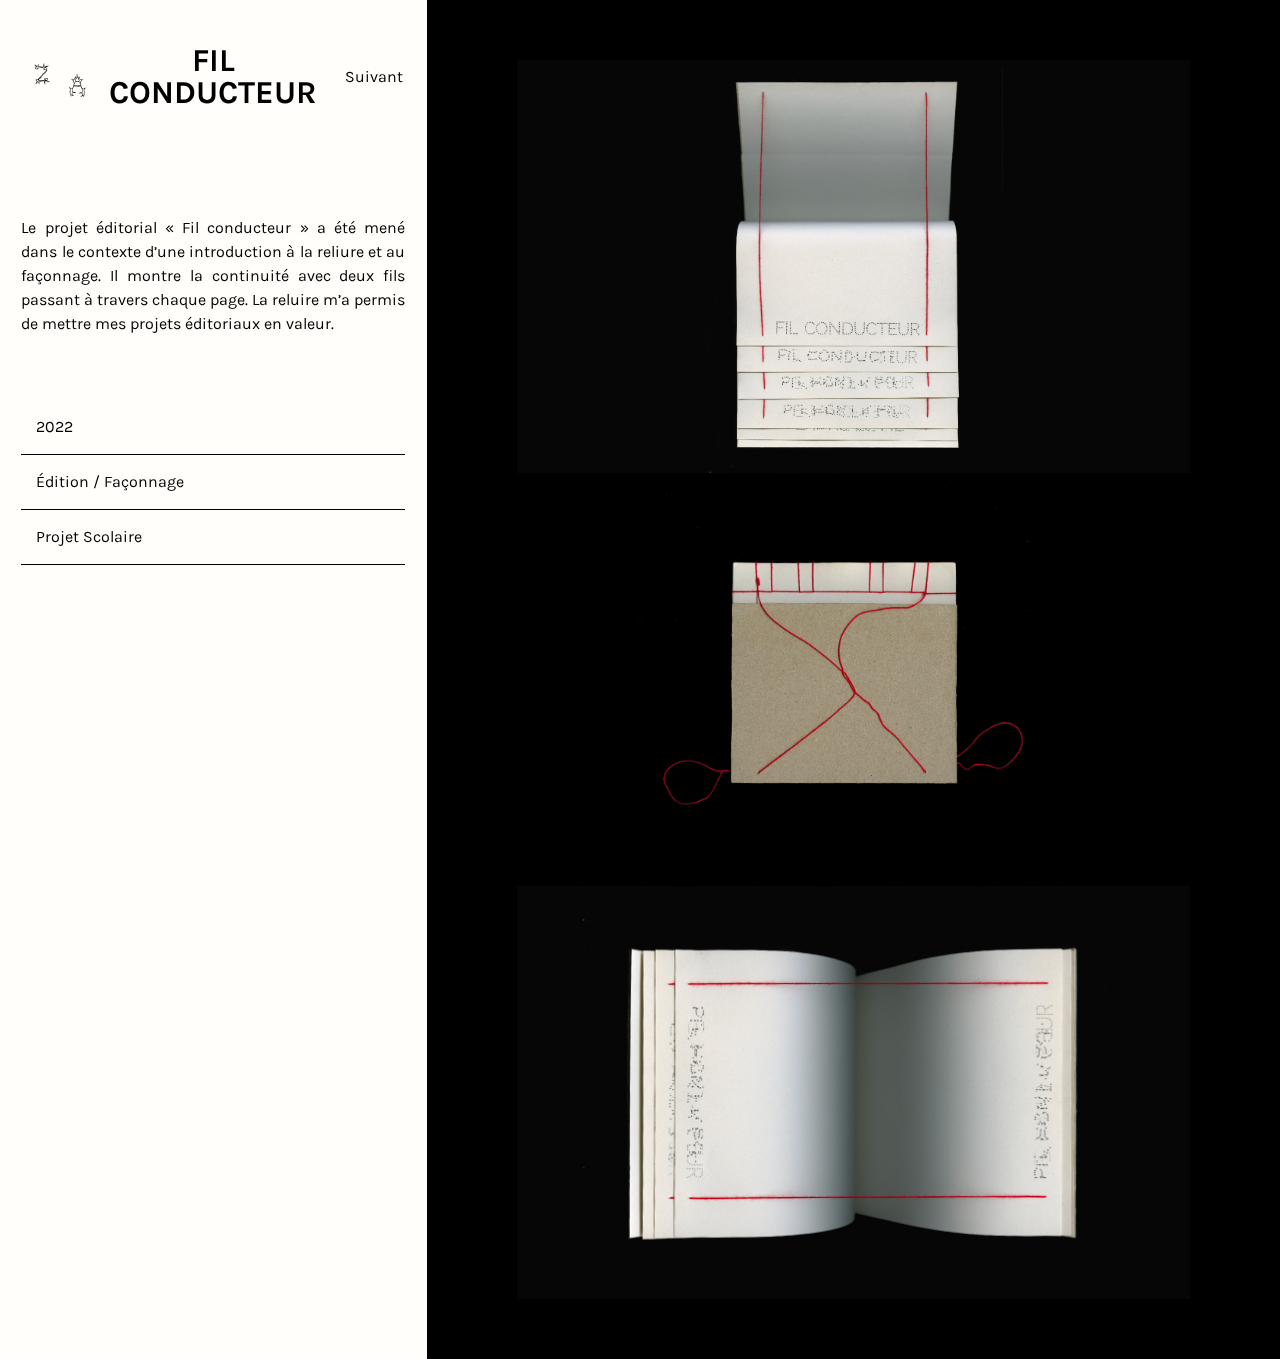
<file: filconducteur.html>
<!DOCTYPE html>
<html lang="fr">
<head>
   <meta charset="UTF-8">
   <meta http-equiv="X-UA-Compatible" content="IE=edge">
   <meta name="viewport" content="width=device-width, initial-scale=1.0">
   <title>Zaïan Amédée portfolio</title>
   <link rel="stylesheet" href="style.css">
   <link rel="preconnect" href="https://fonts.googleapis.com">
   <link rel="preconnect" href="https://fonts.gstatic.com" crossorigin>
   <link href="https://fonts.googleapis.com/css2?family=Karla&display=swap" rel="stylesheet">
</head>

<body class="home-plus">

                <div class="split-left">

                    <div class="sticky">

                        <header class="header-plus">
                            <h1 class="h1-weird"><a href="index.html">ZA</a></h1>
                            <h1 class="hplus">FIL CONDUCTEUR</h1>
                            <a class="aplus" href="nobis.html">Suivant</a>
                        </header>
                        <br>
                        <div class="text">
                            <p>Le projet éditorial « Fil conducteur » a été mené dans le contexte d’une introduction à la reliure et au façonnage. Il montre la continuité avec deux fils passant à travers chaque page. La reluire m’a permis de mettre  mes projets éditoriaux en valeur. </p>
                            <br>
                            <br>
                            <p class="borderp"> 2022 </p>
                            <p class="borderp"> Édition / Façonnage </p>
                            <p class="borderp"> Projet Scolaire<p>
                        </div>
                    </div>
                </div>
                
                <div class="split-right">
                    <div class="projects">
                        <div class="projects-large">
                            <img src="image/filconducteur1.jpg" alt="fil conducteur">
                            <img src="image/filconducteur2.jpg" alt="fil conducteur">
                            <img src="image/filconducteur6.jpg" alt="fil conducteur">
                   </div>
                   </div>
                    </div>
                </div>
        </a>
   </div>
</body>
</html>
</file>
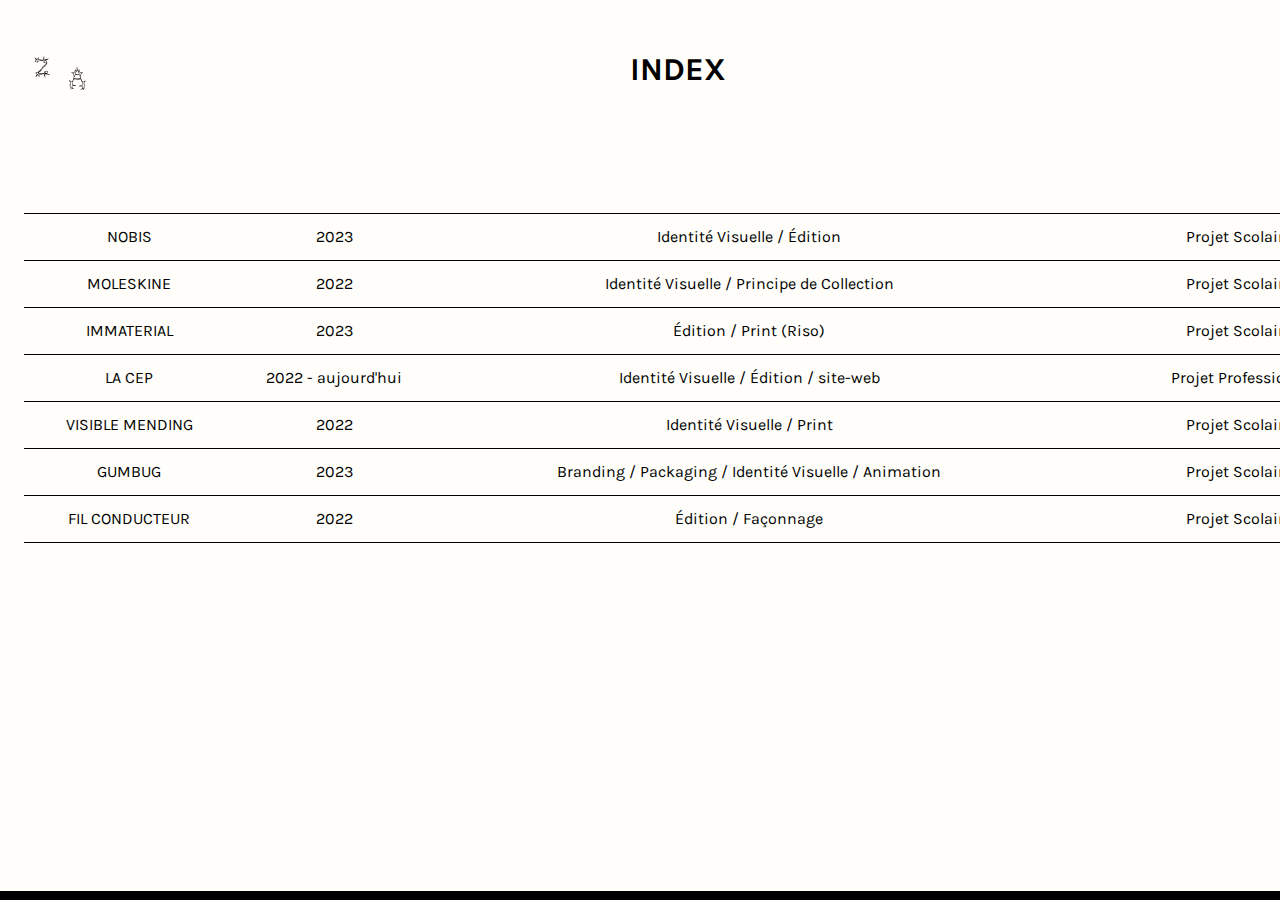
<file: liste.html>
<!DOCTYPE html>
<html lang="fr">
<head>
   <meta charset="UTF-8">
   <meta http-equiv="X-UA-Compatible" content="IE=edge">
   <meta name="viewport" content="width=device-width, initial-scale=1.0">
   <title>Zaïan Amédée portfolio</title>
   <link rel="stylesheet" href="style.css">
   <link rel="preconnect" href="https://fonts.googleapis.com">
   <link rel="preconnect" href="https://fonts.gstatic.com" crossorigin>
   <link href="https://fonts.googleapis.com/css2?family=Karla&display=swap" rel="stylesheet">
</head>

<body class="index">
                    <header class="header-index">
                        <h1 class="h1-weird"><a href="index.html">ZA</a></h1>
                        <h1 class="hplus">INDEX</h1>
                    </header>
                    <br>
                    <br>
                    <div class="text-index">
                        <a class="borderp-index-first" href="nobis.html">NOBIS</a>
                        <a class="borderp-index-first" href="nobis.html">2023</a>
                        <a class="borderp-index-first" href="nobis.html">Identité Visuelle / Édition </a>
                        <a class="borderp-index-first" href="nobis.html">Projet Scolaire </a>

                        <a class="borderp-index" href="moleskine.html">MOLESKINE</a>
                        <p class="borderp-index" >2022</p>
                        <p class="borderp-index">Identité Visuelle / Principe de Collection </p>
                        <p class="borderp-index">Projet Scolaire </p>
                                                
                        <a class="borderp-index"href="immaterial.html">IMMATERIAL</a>
                        <p class="borderp-index">2023</p>
                        <p class="borderp-index">Édition / Print (Riso) </p>
                        <p class="borderp-index">Projet Scolaire </p>
                                                
                        <a class="borderp-index"href="lacep.html">LA CEP</a>
                        <p class="borderp-index">2022 - aujourd'hui</p>
                        <p class="borderp-index">Identité Visuelle / Édition / site-web </p>
                        <p class="borderp-index">Projet Professionel </p>
                                                
                        <a class="borderp-index"href="visiblemending.html">VISIBLE MENDING</a>
                        <p class="borderp-index">2022</p>
                        <p class="borderp-index">Identité Visuelle / Print </p>
                        <p class="borderp-index">Projet Scolaire </p>
                                                
                        <a class="borderp-index"href="gumbug.html">GUMBUG</a>
                        <p class="borderp-index">2023</p>
                        <p class="borderp-index">Branding / Packaging / Identité Visuelle / Animation  </p>
                        <p class="borderp-index">Projet Scolaire </p>
                                                
                        <a class="borderp-index"href="filconducteur.html">FIL CONDUCTEUR</a>
                        <p class="borderp-index">2022</p>
                        <p class="borderp-index">Édition / Façonnage </p>
                        <p class="borderp-index">Projet Scolaire </p>
                    </div>
                </div>
            </div>
        </a>
   </div>
</body>
</html>
</file>
<file: style.css>
@font-face {
    font-family:'FA_SYFPBJZKBD';
    src: url(font/FA_SYFPBJZKBD.ttf)
}

html{
    background: #000000;
}
body {
    font-family: 'Karla', sans-serif;
    line-height: 1.5;
    color: #000000;
    font-size: clamp (16px,5vw,32px);
    margin: 0;
    max-width: 1700px;
    cursor:url(Cursor/Asset\ 11.png), auto;
}


@media (min-width:640px){
    .home{
        display: grid;
        grid-template-columns: repeat(2, 1fr);
        min-height: 99vh;
    }
    
}


@media (min-width:640px){
    .home-plus{
        display: grid;
        grid-template-columns: 1fr 2fr;
        min-height: 99vh;
    }    
}

.index{
    background: #fffefa;
    min-height: 99vh;
}

.sticky{
    position: sticky;
    top:0;
    z-index: 1;
}

.split-left{
    background: #fffefa;
}

.split-right{
    background: #000;
}

.text {
    padding: 5%;
    text-align: justify;
}

.text-index{
    display: grid;
    grid-template-columns: 210px 200px 630px 350px;
    line-height: 1;
    align-items: center;
    padding: 24px;
}

.borderp {
    border-bottom: 1px solid;
    padding: 15px;
    margin: 0;
    text-decoration: none;
    color: #000000;
}

.borderp-index {
    border-bottom: 1px solid;
    padding: 15px;
    margin: 0;
    text-align: center;
    text-decoration: none;
    color: #000000;
}

.borderp-index-first {
    border-top: 1px solid;
    border-bottom: 1px solid;
    padding: 15px;
    margin: 0;
    text-align: center;
    text-decoration: none;
    color:  #000000;
}

.header {
    display: grid;
    grid-template-columns: auto auto auto auto;
    align-items: center;
    line-height: 1;
    padding: 0px 40px;
    margin-top: 20px;
    
}

.header-plus{
    display: grid;
    grid-template-columns: 1fr 1fr 1fr;
    line-height: 1;
    align-items: center;
    padding: 24px;
}

.header-index{
    display: grid;
    grid-template-columns: auto auto auto;
    line-height: 1;
    align-items: center;
    padding: 24px;
}

.aplus{
    text-align: right;
    text-decoration: none;
    color: #000000;
}

.hplus{
    text-align: center;
}

.header a{
    text-decoration: none;
    color: #000000;
}

.h1-weird a{
    font-family:'FA_SYFPBJZKBD';
    font-size: 50px;
    font-weight: 200;
    text-decoration: none;
    color:  #000000;
}

.header-plus a{
    text-decoration: none;
    color: #000000;
}

.projects {
    display: grid;
    grid-template-columns: 1fr;
    gap: 10px;
    padding: 30px 90px;
    align-items: baseline;
    align-items: center;
}

.projects a {
    transition:0.5s;
    overflow: hidden;
    box-sizing: border-box;
}
.projects a img{
    transition: 0.5s;
}
.projects a:hover img{
    transform:scale(1.1);
}

.projects-large {
    display: grid;
    grid-template-columns: 1fr;
    gap: 0px;
    padding: 30px 0px;
    align-items: baseline;
    align-items: center;
}

img {
    max-width: 100%;
    height: auto;
  }
</file>
